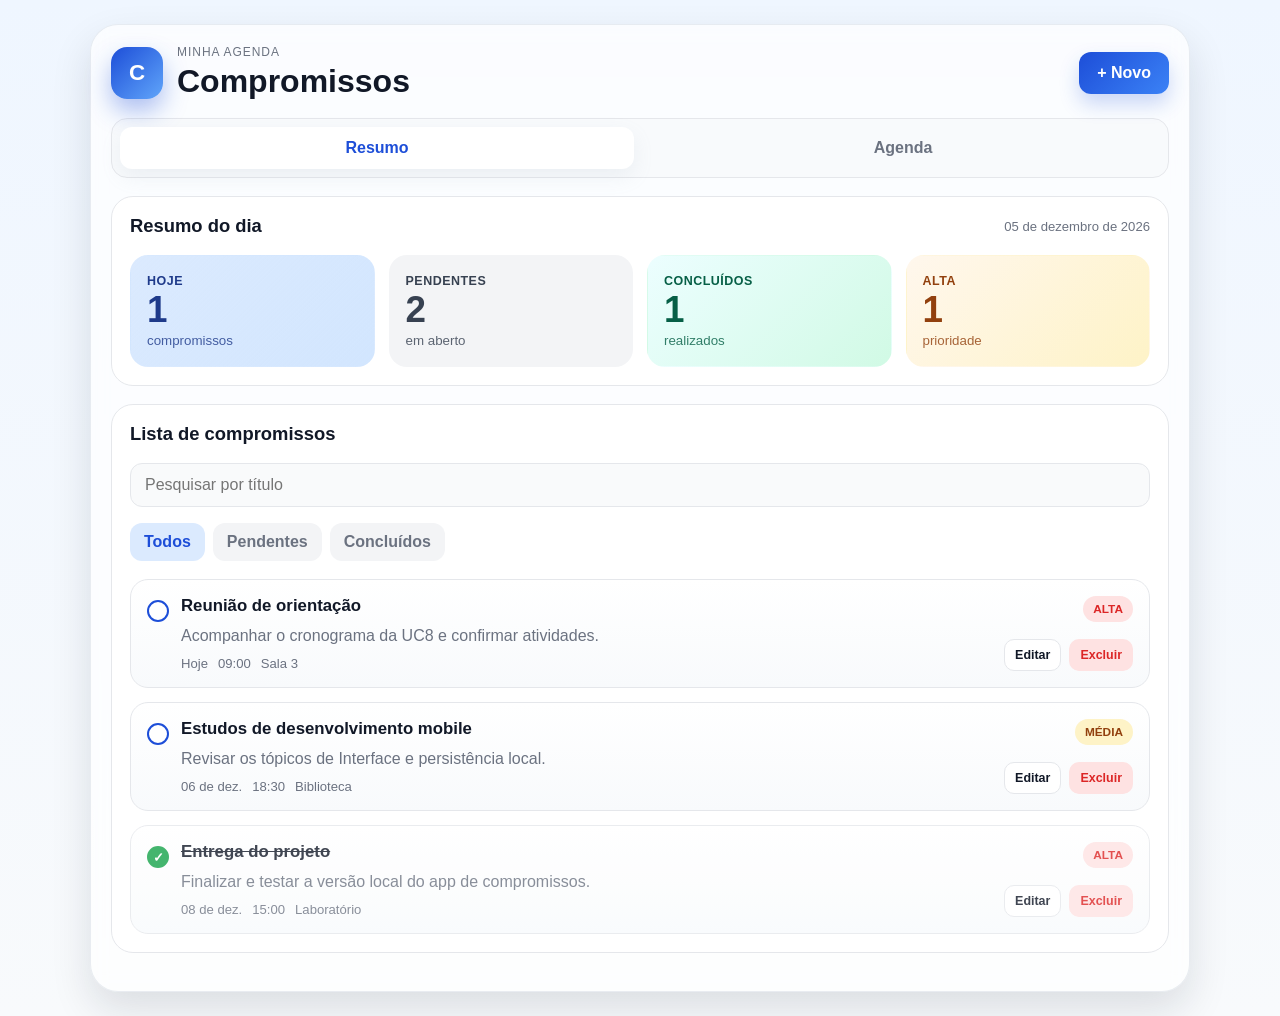
<file: gerenciador-compromissos/index.html>
<!DOCTYPE html>
<html lang="pt-BR">
  <head>
    <meta charset="UTF-8" />
    <meta name="viewport" content="width=device-width, initial-scale=1.0" />
    <meta name="theme-color" content="#1d4ed8" />
    <title>Gerenciador de Compromissos</title>
    <link rel="manifest" href="./manifest.json" />
    <link rel="stylesheet" href="./styles.css" />
  </head>
  <body>
    <div class="app-shell">
      <header class="topbar">
        <div class="brand-group">
          <div class="brand-icon">C</div>
          <div>
            <p class="eyebrow">Minha agenda</p>
            <h1>Compromissos</h1>
          </div>
        </div>
        <button id="addTaskBtn" class="primary-btn" type="button">+ Novo</button>
      </header>

      <nav class="tab-nav" aria-label="Navegação principal">
        <button class="tab-btn active" type="button" data-view="home">Resumo</button>
        <button class="tab-btn" type="button" data-view="agenda">Agenda</button>
      </nav>

      <main class="app-main">
        <section id="homeView" class="view active">
          <div class="summary-panel">
            <div class="section-heading">
              <h2>Resumo do dia</h2>
              <span id="todayLabel" class="muted-text"></span>
            </div>
            <div class="stats-grid">
              <article class="stat-card blue">
                <span class="stat-label">Hoje</span>
                <strong id="todayCount">0</strong>
                <small>compromissos</small>
              </article>
              <article class="stat-card gray">
                <span class="stat-label">Pendentes</span>
                <strong id="pendingCount">0</strong>
                <small>em aberto</small>
              </article>
              <article class="stat-card teal">
                <span class="stat-label">Concluídos</span>
                <strong id="completedCount">0</strong>
                <small>realizados</small>
              </article>
              <article class="stat-card orange">
                <span class="stat-label">Alta</span>
                <strong id="highPriorityCount">0</strong>
                <small>prioridade</small>
              </article>
            </div>
          </div>

          <div class="panel">
            <div class="section-heading">
              <h2>Lista de compromissos</h2>
            </div>

            <div class="toolbar">
              <input id="searchInput" type="search" placeholder="Pesquisar por título" aria-label="Pesquisar compromissos" />
            </div>

            <div class="filter-bar" aria-label="Filtros">
              <button class="filter-btn active" type="button" data-filter="all">Todos</button>
              <button class="filter-btn" type="button" data-filter="pending">Pendentes</button>
              <button class="filter-btn" type="button" data-filter="completed">Concluídos</button>
            </div>

            <div id="taskList" class="task-list" aria-live="polite"></div>
          </div>
        </section>

        <section id="agendaView" class="view">
          <div class="panel">
            <div class="calendar-header">
              <button id="prevMonthBtn" class="icon-btn" type="button" aria-label="Mês anterior">&#8249;</button>
              <h2 id="calendarTitle">Mês atual</h2>
              <button id="nextMonthBtn" class="icon-btn" type="button" aria-label="Próximo mês">&#8250;</button>
            </div>

            <div class="calendar-weekdays">
              <span>Seg</span>
              <span>Ter</span>
              <span>Qua</span>
              <span>Qui</span>
              <span>Sex</span>
              <span>Sab</span>
              <span>Dom</span>
            </div>

            <div id="calendarGrid" class="calendar-grid"></div>
          </div>

          <div class="panel agenda-panel">
            <div class="section-heading">
              <h2 id="selectedDateTitle">Compromissos</h2>
            </div>
            <div id="agendaList" class="agenda-list"></div>
          </div>
        </section>
      </main>
    </div>

    <div id="taskModal" class="modal hidden" aria-hidden="true">
      <div class="modal-card">
        <div class="modal-header">
          <h2 id="modalTitle">Novo compromisso</h2>
          <button id="closeModalBtn" class="icon-btn" type="button" aria-label="Fechar modal">×</button>
        </div>

        <form id="taskForm">
          <input id="taskId" type="hidden" />

          <div class="form-group">
            <label for="taskTitle">Título</label>
            <input id="taskTitle" name="taskTitle" type="text" maxlength="80" placeholder="Ex: Reunião de equipe" required />
          </div>

          <div class="form-group">
            <label for="taskDescription">Descrição</label>
            <textarea id="taskDescription" name="taskDescription" rows="3" maxlength="255" placeholder="Descreva o compromisso"></textarea>
          </div>

          <div class="form-row">
            <div class="form-group">
              <label for="taskDate">Data</label>
              <input id="taskDate" name="taskDate" type="date" required />
            </div>
            <div class="form-group">
              <label for="taskTime">Hora</label>
              <input id="taskTime" name="taskTime" type="time" required />
            </div>
          </div>

          <div class="form-row">
            <div class="form-group">
              <label for="taskLocation">Local</label>
              <input id="taskLocation" name="taskLocation" type="text" maxlength="120" placeholder="Ex: Sala 3" required />
            </div>
            <div class="form-group">
              <label for="taskPriority">Prioridade</label>
              <select id="taskPriority" name="taskPriority">
                <option value="alta">Alta</option>
                <option value="media" selected>Média</option>
                <option value="baixa">Baixa</option>
              </select>
            </div>
          </div>

          <label class="checkbox-row" for="taskCompleted">
            <input id="taskCompleted" name="taskCompleted" type="checkbox" />
            <span>Marcar como concluído</span>
          </label>

          <div class="modal-actions">
            <button id="cancelTaskBtn" class="secondary-btn" type="button">Cancelar</button>
            <button class="primary-btn" type="submit">Salvar compromisso</button>
          </div>
        </form>
      </div>
    </div>

    <script src="./script.js"></script>
  </body>
</html>
</file>
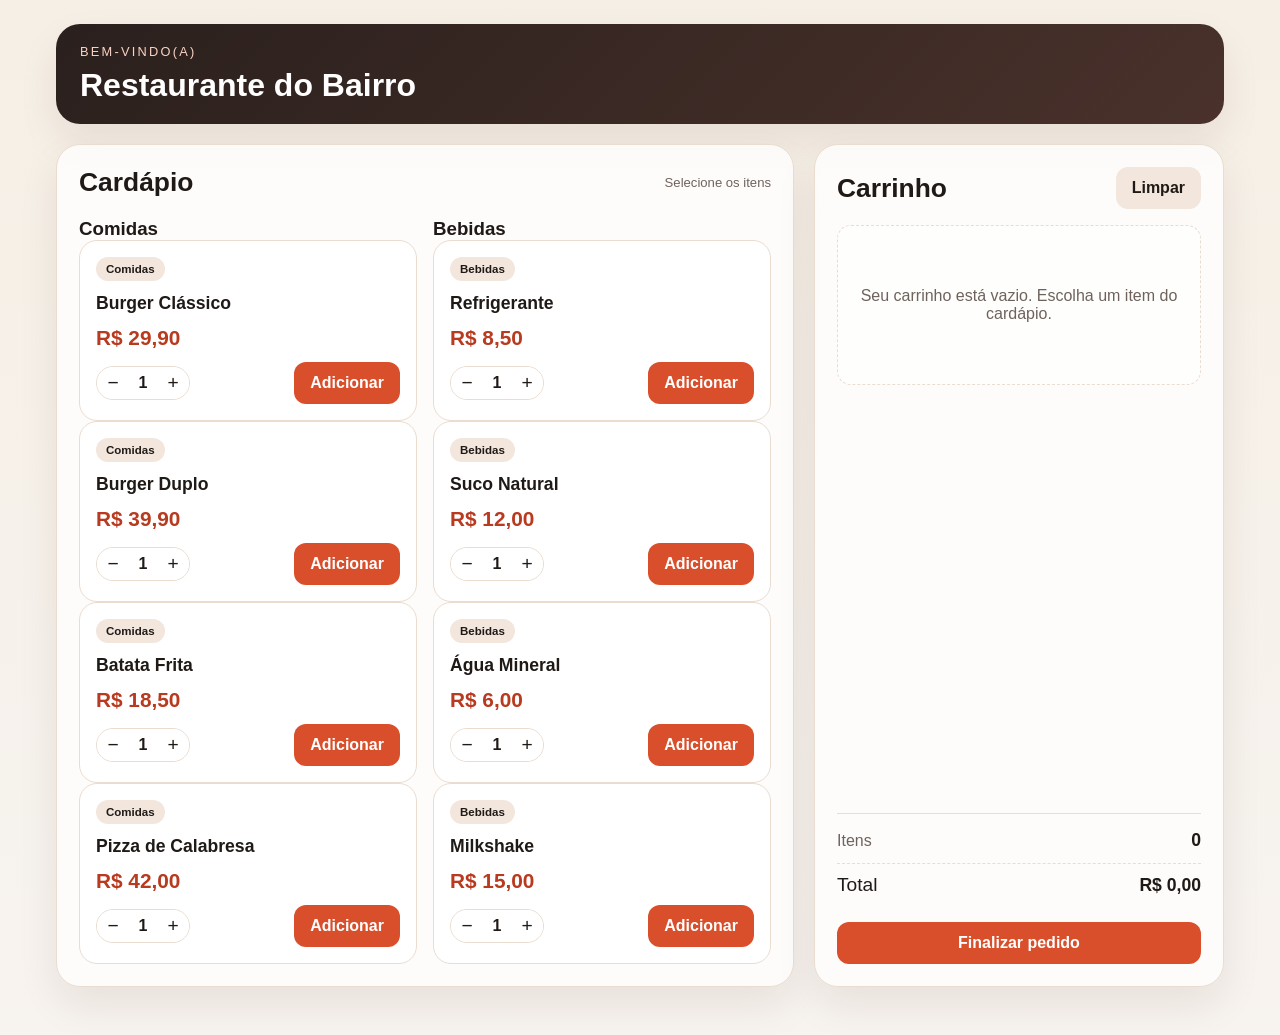
<file: restaurante-android/app/src/main/assets/index.html>
<!DOCTYPE html>
<html lang="pt-BR">
  <head>
    <meta charset="UTF-8" />
    <meta name="viewport" content="width=device-width, initial-scale=1.0" />
    <title>Restaurante App</title>
    <link rel="stylesheet" href="./styles.css" />
  </head>
  <body>
    <div class="app-shell">
      <header class="topbar">
        <div>
          <p class="eyebrow">Bem-vindo(a)</p>
          <h1>Restaurante do Bairro</h1>
        </div>
      </header>

      <main class="content">
        <section class="menu-panel">
          <div class="section-header">
            <h2>Cardápio</h2>
            <span id="menuStatus">Selecione os itens</span>
          </div>
          <div id="menuList" class="menu-list"></div>
        </section>

        <aside class="cart-panel">
          <div class="section-header cart-header">
            <h2>Carrinho</h2>
            <button id="clearCartBtn" class="secondary-btn" type="button">Limpar</button>
          </div>

          <div id="cartItems" class="cart-items"></div>

          <div class="totals">
            <div class="total-row">
              <span>Itens</span>
              <strong id="itemCount">0</strong>
            </div>
            <div class="total-row grand-total">
              <span>Total</span>
              <strong id="totalAmount">R$ 0,00</strong>
            </div>
          </div>

          <button id="checkoutBtn" class="primary-btn" type="button">Finalizar pedido</button>
        </aside>
      </main>
    </div>

    <div id="orderModal" class="modal hidden" aria-hidden="true">
      <div class="modal-card">
        <div class="modal-header">
          <h3>Resumo do pedido</h3>
          <button id="closeModalBtn" class="icon-btn" type="button" aria-label="Fechar resumo">×</button>
        </div>

        <div id="modalSummary" class="modal-summary"></div>

        <div class="modal-footer">
          <button id="cancelOrderBtn" class="secondary-btn" type="button">Voltar</button>
          <button id="confirmOrderBtn" class="primary-btn" type="button">Confirmar pedido</button>
        </div>
      </div>
    </div>

    <script src="./script.js"></script>
  </body>
</html>
</file>
<file: gerenciador-compromissos/styles.css>
:root {
  --primary: #1d4ed8;
  --primary-dark: #1e3a8a;
  --primary-soft: #dbeafe;
  --secondary: #f3f4f6;
  --surface: #ffffff;
  --surface-soft: #f8fafc;
  --text: #111827;
  --muted: #6b7280;
  --border: #e5e7eb;
  --success: #16a34a;
  --success-soft: #dcfce7;
  --warning: #f59e0b;
  --warning-soft: #fef3c7;
  --danger: #dc2626;
  --danger-soft: #fee2e2;
  --shadow: 0 18px 40px rgba(15, 23, 42, 0.12);
}

* {
  box-sizing: border-box;
}

html, body {
  margin: 0;
  font-family: Arial, Helvetica, sans-serif;
  background: linear-gradient(180deg, #eff6ff 0%, #f8fafc 100%);
  color: var(--text);
}

body {
  min-height: 100vh;
  display: flex;
  justify-content: center;
  padding: 24px 16px;
}

button, input, textarea, select {
  font: inherit;
}

button {
  cursor: pointer;
}

.app-shell {
  width: min(100%, 1100px);
  background: rgba(255, 255, 255, 0.7);
  backdrop-filter: blur(8px);
  border: 1px solid rgba(148, 163, 184, 0.2);
  border-radius: 28px;
  box-shadow: var(--shadow);
  padding: 20px;
}

.topbar {
  display: flex;
  justify-content: space-between;
  align-items: center;
  gap: 16px;
  margin-bottom: 18px;
}

.brand-group {
  display: flex;
  align-items: center;
  gap: 14px;
}

.brand-icon {
  width: 52px;
  height: 52px;
  background: linear-gradient(135deg, var(--primary), #60a5fa);
  border-radius: 16px;
  display: grid;
  place-items: center;
  color: white;
  font-weight: 700;
  font-size: 1.4rem;
  box-shadow: 0 12px 24px rgba(29, 78, 216, 0.35);
}

.eyebrow {
  margin: 0;
  color: var(--muted);
  font-size: 0.75rem;
  letter-spacing: 0.08em;
  text-transform: uppercase;
}

.topbar h1 {
  margin: 4px 0 0;
  font-size: clamp(1.35rem, 3vw, 2rem);
}

.primary-btn, .secondary-btn, .icon-btn, .filter-btn, .tab-btn {
  border: none;
  border-radius: 12px;
  transition: all 0.2s ease;
}

.primary-btn {
  background: linear-gradient(135deg, var(--primary), #3b82f6);
  color: white;
  padding: 12px 18px;
  font-weight: 700;
  box-shadow: 0 10px 20px rgba(29, 78, 216, 0.22);
}

.primary-btn:hover {
  transform: translateY(-1px);
}

.secondary-btn {
  background: var(--secondary);
  color: var(--text);
  padding: 10px 16px;
  font-weight: 600;
}

.icon-btn {
  width: 42px;
  height: 42px;
  background: var(--secondary);
  color: var(--text);
  font-size: 1.6rem;
  display: grid;
  place-items: center;
}

.tab-nav {
  display: flex;
  gap: 12px;
  background: var(--surface-soft);
  border: 1px solid var(--border);
  border-radius: 16px;
  padding: 8px;
  margin-bottom: 18px;
}

.tab-btn {
  flex: 1;
  background: transparent;
  color: var(--muted);
  padding: 12px 18px;
  font-weight: 700;
}

.tab-btn.active {
  background: white;
  color: var(--primary);
  box-shadow: 0 8px 20px rgba(148, 163, 184, 0.12);
}

.app-main {
  display: block;
}

.view {
  display: none;
}

.view.active {
  display: block;
}

.summary-panel, .panel {
  background: rgba(255, 255, 255, 0.9);
  border: 1px solid var(--border);
  border-radius: 22px;
  padding: 18px;
  margin-bottom: 18px;
}

.section-heading {
  display: flex;
  align-items: center;
  justify-content: space-between;
  gap: 12px;
  margin-bottom: 18px;
}

.section-heading h2 {
  margin: 0;
  font-size: 1.15rem;
}

.muted-text {
  color: var(--muted);
  font-size: 0.82rem;
}

.stats-grid {
  display: grid;
  grid-template-columns: repeat(4, minmax(0, 1fr));
  gap: 14px;
}

.stat-card {
  padding: 18px 16px;
  border-radius: 18px;
  border: 1px solid transparent;
  min-height: 112px;
  display: flex;
  flex-direction: column;
  justify-content: space-between;
}

.stat-card.blue {
  background: linear-gradient(135deg, var(--primary-soft), rgba(191, 219, 254, 0.7));
  color: var(--primary-dark);
}

.stat-card.gray {
  background: #f3f4f6;
  color: #374151;
}

.stat-card.teal {
  background: linear-gradient(135deg, #ecfeff, #d1fae5);
  color: #065f46;
}

.stat-card.orange {
  background: linear-gradient(135deg, #fff7ed, #fef3c7);
  color: #92400e;
}

.stat-label {
  font-size: 0.78rem;
  font-weight: 700;
  text-transform: uppercase;
  letter-spacing: 0.04em;
}

.stat-card strong {
  font-size: clamp(1.6rem, 3vw, 2.3rem);
  line-height: 1;
}

.stat-card small {
  opacity: 0.8;
}

.toolbar {
  margin-bottom: 16px;
}

.toolbar input {
  width: 100%;
  border: 1px solid var(--border);
  border-radius: 12px;
  background: #f9fafb;
  padding: 12px 14px;
}

.filter-bar {
  display: flex;
  gap: 8px;
  flex-wrap: wrap;
  margin-bottom: 18px;
}

.filter-btn {
  padding: 10px 14px;
  background: var(--secondary);
  color: var(--muted);
  font-weight: 700;
}

.filter-btn.active {
  background: var(--primary-soft);
  color: var(--primary);
}

.task-list, .agenda-list {
  display: flex;
  flex-direction: column;
  gap: 14px;
}

.task-card {
  display: flex;
  justify-content: space-between;
  gap: 14px;
  border: 1px solid var(--border);
  border-radius: 18px;
  padding: 16px;
  background: linear-gradient(180deg, #ffffff, #f8fafc);
}

.task-card.completed {
  opacity: 0.8;
}

.task-main {
  display: flex;
  gap: 12px;
  align-items: flex-start;
  flex: 1;
}

.task-check {
  width: 22px;
  height: 22px;
  border-radius: 50%;
  border: 2px solid var(--primary);
  background: white;
  position: relative;
  flex-shrink: 0;
  margin-top: 4px;
}

.task-card.completed .task-check {
  background: var(--success);
  border-color: var(--success);
}

.task-card.completed .task-check::after {
  content: "✓";
  position: absolute;
  inset: 0;
  display: grid;
  place-items: center;
  color: white;
  font-size: 0.8rem;
  font-weight: 700;
}

.task-title {
  margin: 0 0 8px;
  font-size: 1.05rem;
}

.task-description {
  margin: 0 0 8px;
  color: var(--muted);
  line-height: 1.5;
}

.task-meta {
  display: flex;
  flex-wrap: wrap;
  gap: 10px;
  color: var(--muted);
  font-size: 0.82rem;
}

.task-side {
  display: flex;
  flex-direction: column;
  align-items: flex-end;
  justify-content: space-between;
  gap: 10px;
}

.priority-badge {
  display: inline-flex;
  align-items: center;
  justify-content: center;
  padding: 6px 10px;
  border-radius: 999px;
  font-size: 0.74rem;
  font-weight: 700;
  text-transform: uppercase;
}

.priority-alta {
  background: var(--danger-soft);
  color: var(--danger);
}

.priority-media {
  background: var(--warning-soft);
  color: #92400e;
}

.priority-baixa {
  background: var(--success-soft);
  color: var(--success);
}

.task-actions {
  display: flex;
  gap: 8px;
  align-items: center;
}

.task-actions button {
  padding: 8px 10px;
  border-radius: 10px;
  border: 1px solid var(--border);
  background: #fff;
  color: var(--text);
  font-size: 0.78rem;
  font-weight: 700;
}

.task-actions .danger {
  background: var(--danger-soft);
  border-color: transparent;
  color: var(--danger);
}

.empty-state {
  border: 1px dashed var(--border);
  border-radius: 16px;
  background: #f9fafb;
  color: var(--muted);
  text-align: center;
  padding: 22px 16px;
}

.calendar-header {
  display: flex;
  justify-content: space-between;
  align-items: center;
  margin-bottom: 14px;
}

.calendar-header h2 {
  margin: 0;
  font-size: 1.2rem;
}

.calendar-weekdays,
.calendar-grid {
  display: grid;
  grid-template-columns: repeat(7, minmax(0, 1fr));
  gap: 8px;
}

.calendar-weekdays {
  margin-bottom: 8px;
  color: var(--muted);
  font-size: 0.78rem;
  font-weight: 700;
  text-align: center;
}

.calendar-day {
  min-height: 80px;
  border: 1px solid var(--border);
  background: #ffffff;
  border-radius: 12px;
  padding: 8px 6px;
  display: flex;
  flex-direction: column;
  align-items: flex-start;
  justify-content: flex-start;
  gap: 6px;
  text-align: left;
}

.calendar-day.muted {
  background: #f3f4f6;
  color: #9ca3af;
}

.calendar-day.selected {
  border-color: var(--primary);
  background: var(--primary-soft);
}

.calendar-day.has-events {
  box-shadow: inset 0 0 0 1px rgba(29, 78, 216, 0.12);
}

.day-number {
  font-weight: 700;
}

.day-count {
  width: 24px;
  height: 24px;
  display: inline-flex;
  align-items: center;
  justify-content: center;
  border-radius: 50%;
  background: var(--primary);
  color: white;
  font-size: 0.72rem;
  font-weight: 700;
}

.agenda-panel {
  margin-top: 18px;
}

.agenda-list-item {
  border: 1px solid var(--border);
  background: #fff;
  border-radius: 16px;
  padding: 14px;
}

.agenda-item-header {
  display: flex;
  justify-content: space-between;
  gap: 10px;
  align-items: center;
  margin-bottom: 10px;
}

.agenda-item-header h3 {
  margin: 0;
  font-size: 1.02rem;
}

.modal {
  position: fixed;
  inset: 0;
  background: rgba(17, 24, 39, 0.56);
  display: grid;
  place-items: center;
  padding: 16px;
  z-index: 20;
}

.modal.hidden {
  display: none;
}

.modal-card {
  width: min(100%, 680px);
  background: white;
  border-radius: 24px;
  padding: 20px;
  box-shadow: var(--shadow);
}

.modal-header {
  display: flex;
  justify-content: space-between;
  align-items: center;
  margin-bottom: 14px;
}

.modal-header h2 {
  margin: 0;
}

.form-group {
  display: flex;
  flex-direction: column;
  gap: 8px;
  margin-bottom: 14px;
}

.form-group label {
  font-weight: 700;
  color: var(--text);
}

.form-group input,
.form-group textarea,
.form-group select {
  width: 100%;
  padding: 12px 14px;
  border-radius: 12px;
  border: 1px solid var(--border);
  background: #f8fafc;
  color: var(--text);
}

.form-row {
  display: grid;
  grid-template-columns: 1fr 1fr;
  gap: 14px;
}

.checkbox-row {
  display: inline-flex;
  align-items: center;
  gap: 10px;
  margin: 10px 0 18px;
  color: var(--text);
  font-weight: 600;
}

.checkbox-row input {
  width: 18px;
  height: 18px;
}

.modal-actions {
  display: flex;
  justify-content: flex-end;
  gap: 10px;
}

@media (max-width: 700px) {
  body {
    padding: 12px;
  }

  .app-shell {
    padding: 14px;
    border-radius: 20px;
  }

  .topbar {
    align-items: flex-start;
    flex-direction: column;
  }

  .stats-grid {
    grid-template-columns: repeat(2, minmax(0, 1fr));
  }

  .task-card {
    flex-direction: column;
  }

  .task-side {
    align-items: flex-start;
  }

  .form-row {
    grid-template-columns: 1fr;
  }
}
</file>
<file: restaurante-android/app/src/main/assets/styles.css>
:root {
  --bg: #f7f3ef;
  --panel: #fffaf7;
  --card: #fff;
  --primary: #d94f2b;
  --primary-dark: #b83a1f;
  --secondary: #f2e6dd;
  --text: #201a17;
  --muted: #6f625d;
  --border: #eadccf;
  --success: #267d45;
  --shadow: 0 18px 40px rgba(51, 28, 18, 0.08);
}

* { box-sizing: border-box; }
body {
  margin: 0;
  min-height: 100vh;
  font-family: Arial, Helvetica, sans-serif;
  background: linear-gradient(180deg, #f6efe5 0%, var(--bg) 100%);
  color: var(--text);
}
button { font: inherit; }
.app-shell {
  max-width: 1200px;
  margin: 0 auto;
  padding: 24px 16px 48px;
}
.topbar {
  margin-bottom: 20px;
  padding: 20px 24px;
  border-radius: 24px;
  background: linear-gradient(135deg, #2a201d 0%, #4a312b 100%);
  color: #fff;
  box-shadow: var(--shadow);
}
.eyebrow {
  margin: 0 0 8px;
  font-size: 0.8rem;
  letter-spacing: 0.14rem;
  text-transform: uppercase;
  color: #f9d3c5;
}
h1, h2, h3, p { margin: 0; }
.content {
  display: grid;
  grid-template-columns: 1.8fr 1fr;
  gap: 20px;
}
.menu-panel, .cart-panel, .modal-card {
  background: rgba(255, 255, 255, 0.8);
  border: 1px solid var(--border);
  border-radius: 24px;
  box-shadow: var(--shadow);
}
.menu-panel, .cart-panel { padding: 22px; }
.section-header {
  display: flex;
  justify-content: space-between;
  align-items: center;
  gap: 12px;
  margin-bottom: 20px;
}
.section-header h2 { font-size: 1.65rem; }
#menuStatus { font-size: 0.82rem; color: var(--muted); }
.menu-list { display: grid; grid-template-columns: repeat(auto-fit, minmax(220px, 1fr)); gap: 16px; }
.menu-item {
  background: var(--card);
  border: 1px solid var(--border);
  border-radius: 18px;
  padding: 16px;
  display: flex;
  flex-direction: column;
  gap: 12px;
}
.item-tag {
  display: inline-flex;
  align-self: flex-start;
  padding: 6px 10px;
  border-radius: 999px;
  background: var(--secondary);
  color: var(--text);
  font-size: 0.72rem;
  font-weight: 700;
}
.menu-item h3 { font-size: 1.1rem; }
.item-price { font-size: 1.3rem; font-weight: 700; color: var(--primary-dark); }
.item-actions {
  display: flex;
  justify-content: space-between;
  align-items: center;
  gap: 12px;
}
.quantity-control {
  display: inline-flex;
  align-items: center;
  border: 1px solid var(--border);
  border-radius: 999px;
  background: #fff;
  overflow: hidden;
}
.quantity-control button, .icon-btn, .primary-btn, .secondary-btn {
  border: none;
  cursor: pointer;
  transition: transform 0.15s ease, opacity 0.15s ease;
}
.quantity-control button {
  width: 32px;
  height: 32px;
  background: #fff;
  color: var(--text);
  font-size: 1.2rem;
}
.quantity-control span { min-width: 28px; text-align: center; font-weight: 700; }
.primary-btn, .secondary-btn {
  border-radius: 12px;
  padding: 12px 16px;
  font-weight: 700;
}
.primary-btn { background: var(--primary); color: #fff; }
.primary-btn:hover, .secondary-btn:hover, .quantity-control button:hover, .icon-btn:hover { transform: translateY(-1px); }
.secondary-btn { background: var(--secondary); color: var(--text); }
.cart-panel { display: flex; flex-direction: column; }
.cart-header { margin-bottom: 16px; }
.cart-items { display: flex; flex-direction: column; gap: 12px; min-height: 180px; margin-bottom: 16px; }
.cart-item {
  display: flex;
  justify-content: space-between;
  align-items: center;
  gap: 10px;
  padding: 12px 14px;
  background: var(--card);
  border: 1px solid var(--border);
  border-radius: 14px;
}
.cart-item-info { display: flex; flex-direction: column; gap: 4px; flex: 1; }
.cart-item-name { font-weight: 700; }
.cart-item-price { color: var(--muted); font-size: 0.85rem; }
.cart-item-actions { display: flex; align-items: center; gap: 8px; }
.totals { margin-top: auto; border-top: 1px solid var(--border); padding-top: 16px; }
.total-row { display: flex; justify-content: space-between; align-items: center; margin-bottom: 10px; color: var(--muted); }
.total-row strong { color: var(--text); font-size: 1.1rem; }
.grand-total { margin-top: 12px; padding-top: 10px; border-top: 1px dashed var(--border); font-size: 1.2rem; color: var(--text); }
#checkoutBtn { width: 100%; margin-top: 16px; }
.empty-cart {
  display: flex;
  align-items: center;
  justify-content: center;
  min-height: 160px;
  text-align: center;
  color: var(--muted);
  border: 1px dashed var(--border);
  border-radius: 14px;
  background: rgba(255, 255, 255, 0.55);
}
.modal { position: fixed; inset: 0; display: flex; align-items: center; justify-content: center; background: rgba(28, 18, 15, 0.56); padding: 20px; }
.modal.hidden { display: none; }
.modal-card { width: min(560px, 100%); padding: 20px; }
.modal-header { display: flex; align-items: center; justify-content: space-between; margin-bottom: 18px; }
.icon-btn {
  width: 34px;
  height: 34px;
  border-radius: 50%;
  background: var(--secondary);
  font-size: 1.5rem;
  color: var(--text);
}
.modal-summary { display: flex; flex-direction: column; gap: 14px; }
.summary-item {
  display: flex;
  justify-content: space-between;
  gap: 12px;
  padding: 12px 14px;
  background: #fff;
  border-radius: 12px;
  border: 1px solid var(--border);
}
.summary-item strong { color: var(--text); }
.summary-total {
  margin-top: 12px;
  display: flex;
  justify-content: space-between;
  align-items: center;
  padding-top: 12px;
  border-top: 1px dashed var(--border);
  font-size: 1.1rem;
}
.summary-total strong { color: var(--primary-dark); }
.modal-footer {
  display: flex;
  justify-content: flex-end;
  gap: 12px;
  margin-top: 18px;
}
.toast {
  position: fixed;
  right: 22px;
  bottom: 22px;
  background: var(--success);
  color: #fff;
  padding: 12px 18px;
  border-radius: 12px;
  box-shadow: var(--shadow);
  opacity: 0;
  transform: translateY(10px);
  transition: opacity 0.2s ease, transform 0.2s ease;
}
.toast.show { opacity: 1; transform: translateY(0); }
@media (max-width: 860px) { .content { grid-template-columns: 1fr; } }
</file>
